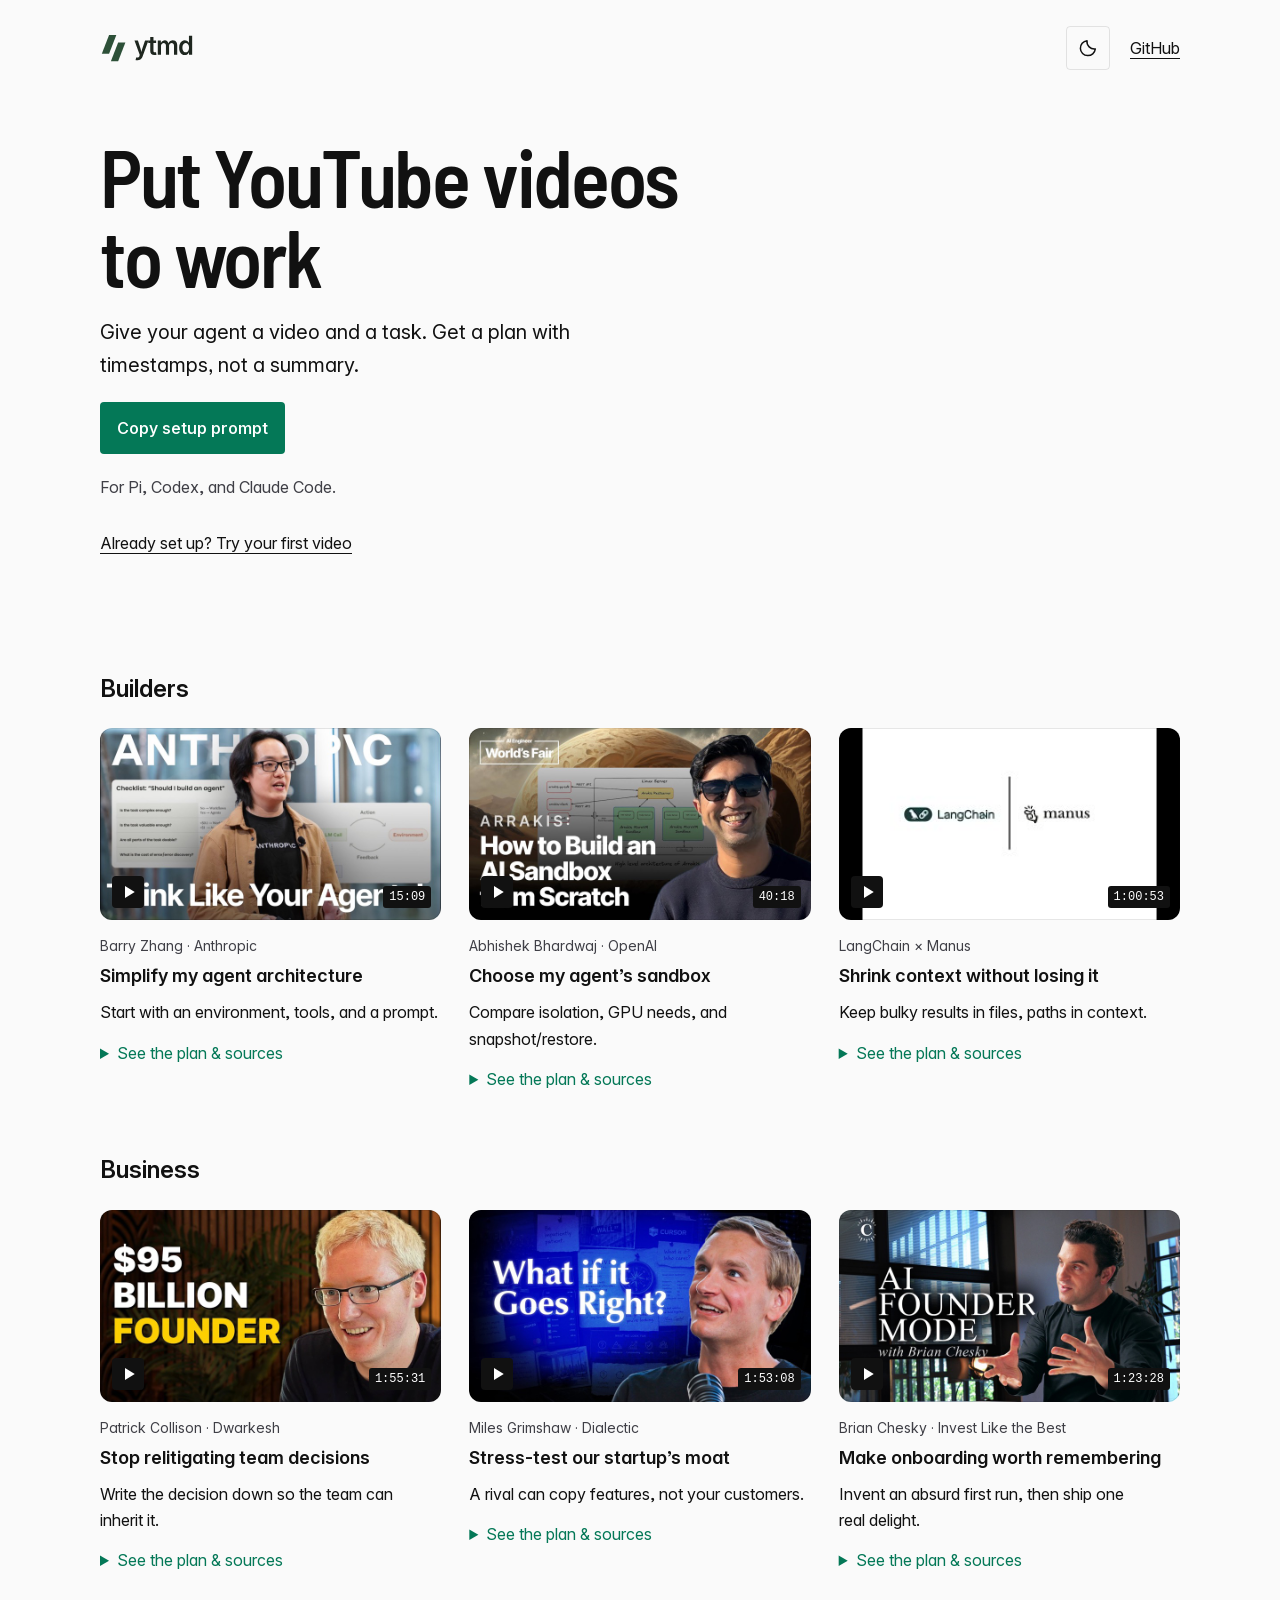
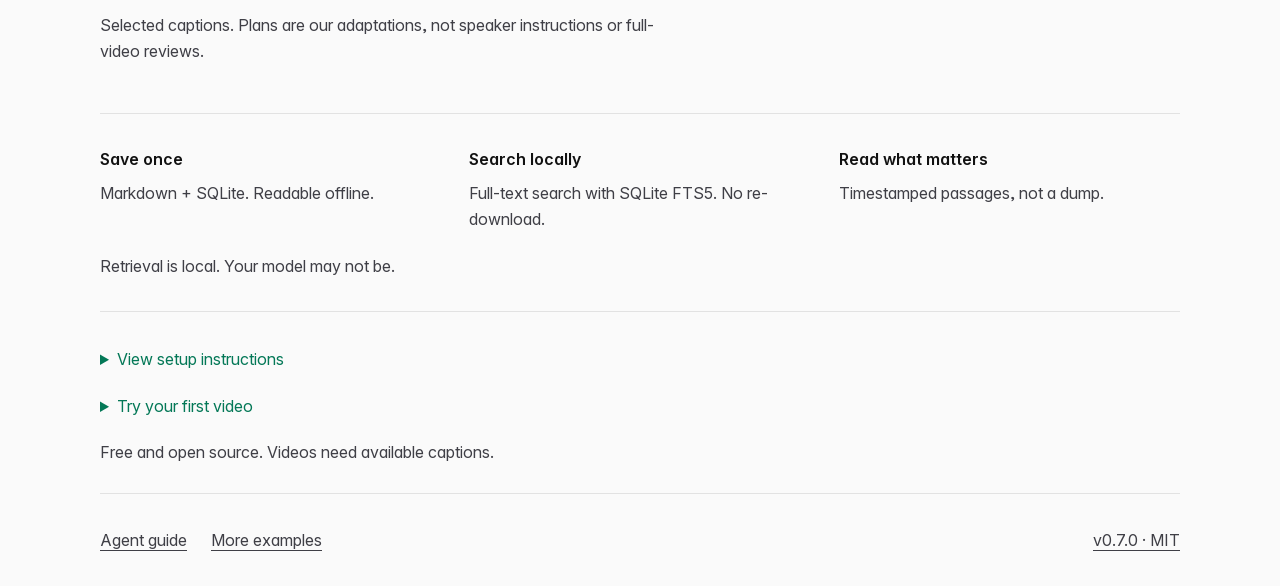
<file: site/index.html>
<!doctype html>
<html lang="en">
<head>
  <meta charset="utf-8">
  <meta name="viewport" content="width=device-width, initial-scale=1">
  <meta name="theme-color" content="#fafafa">
  <meta name="color-scheme" content="light dark">
  <script src="./theme.js?v=0.5.0-clarity1"></script>
  <title>ytmd — Put YouTube videos to work</title>
  <meta name="description" content="Give your agent a YouTube video and a task. Get practical next steps, with timestamps you can check. For Pi, Codex, and Claude Code.">
  <link rel="canonical" href="https://gvkhosla.github.io/ytmd/">
  <link rel="alternate" type="text/plain" title="Agent instructions" href="./llms.txt">
  <link rel="sitemap" type="application/xml" href="./sitemap.xml">
  <meta property="og:type" content="website">
  <meta property="og:title" content="ytmd — Put YouTube videos to work">
  <meta property="og:description" content="A video and a task. Practical next steps, with timestamps. For your existing Pi, Codex, or Claude Code agent.">
  <meta property="og:url" content="https://gvkhosla.github.io/ytmd/">
  <meta property="og:image" content="https://gvkhosla.github.io/ytmd/assets/social.png?v=0.5.0-clarity1">
  <meta property="og:image:width" content="1200">
  <meta property="og:image:height" content="630">
  <meta property="og:image:alt" content="Put YouTube videos to work. Six real video thumbnails. Local Markdown and SQLite, with evidence for your agent.">
  <meta name="twitter:card" content="summary_large_image">
  <meta name="twitter:title" content="ytmd — Put YouTube videos to work">
  <meta name="twitter:description" content="Give your agent a video and a task. Get practical next steps with timestamps you can check.">
  <meta name="twitter:image" content="https://gvkhosla.github.io/ytmd/assets/social.png?v=0.5.0-clarity1">
  <link rel="icon" type="image/svg+xml" href="./assets/favicon.svg">
  <link rel="preload" href="./assets/BarlowSemiCondensed-SemiBold.ttf" as="font" type="font/ttf" crossorigin>
  <link rel="preload" href="./assets/InterVariable.woff2" as="font" type="font/woff2" crossorigin>
  <link rel="stylesheet" href="./style.css?v=0.7.0-first-use1">
  <script src="./app.js?v=0.7.0-first-use1" defer></script>
  <script type="application/ld+json">{"@context":"https://schema.org","@type":"SoftwareApplication","name":"ytmd","url":"https://gvkhosla.github.io/ytmd/","description":"Local captions, chapter reads, and timestamped evidence for understanding and applying YouTube videos with an existing agent.","applicationCategory":"DeveloperApplication","operatingSystem":"macOS, Linux","softwareVersion":"0.7.0","license":"https://github.com/gvkhosla/ytmd/blob/v0.7.0/LICENSE","offers":{"@type":"Offer","price":"0","priceCurrency":"USD"}}</script>
</head>
<body>
  <a class="skip-link" href="#main">Skip to content</a>
  <header class="site-header page-width">
    <a class="brand" href="./" aria-label="Homepage"><img class="brand-light" src="./assets/wordmark.svg" width="94" height="29" alt="ytmd"><img class="brand-dark" src="./assets/wordmark-dark.svg" width="94" height="29" alt=""></a>
    <nav class="header-actions" aria-label="Site">
      <button class="theme-toggle" id="theme-toggle" type="button" aria-label="Switch to dark mode" hidden>
        <svg viewBox="0 0 24 24" width="20" height="20" fill="none" stroke="currentColor" stroke-width="1.8" stroke-linecap="round" stroke-linejoin="round" aria-hidden="true">
          <path class="theme-moon" d="M20.8 13.2A9 9 0 0 1 10.8 3.2a9 9 0 1 0 10 10Z"/>
          <g class="theme-sun"><circle cx="12" cy="12" r="4"/><path d="M12 2v2m0 16v2M2 12h2m16 0h2M4.9 4.9l1.4 1.4m11.4 11.4 1.4 1.4M4.9 19.1l1.4-1.4M17.7 6.3l1.4-1.4"/></g>
        </svg>
      </button>
      <a href="https://github.com/gvkhosla/ytmd">GitHub</a>
    </nav>
  </header>
  <main id="main" class="page-width">
    <section class="intro" aria-labelledby="hero-title">
      <h1 id="hero-title">Put YouTube videos<br>to work</h1>
      <div class="pitch">
        <p>Give your agent a video and a task. Get a plan with timestamps, not a summary.</p>
        <button class="button" type="button" data-copy="agent-prompt" hidden>Copy setup prompt</button>
        <p class="compatibility">For Pi, Codex, and Claude Code.</p>
        <a href="#first-use">Already set up? Try your first video</a>
        <noscript><a href="#install">Set up ytmd</a></noscript>
      </div>
    </section>

    <!-- BEGIN VIDEO EXAMPLES -->
    <section id="use" aria-label="Real video examples">
      <section class="video-group" aria-labelledby="technical-title">
        <h2 id="technical-title">Builders</h2>
        <div class="video-grid">
          <article class="video" aria-labelledby="task-D7_ipDqhtwk">
            <a class="thumbnail" href="https://www.youtube.com/watch?v=D7_ipDqhtwk" aria-label="Watch How We Build Effective Agents: Barry Zhang, Anthropic on YouTube">
              <img src="./assets/videos/D7_ipDqhtwk.jpg" width="320" height="180" loading="lazy" decoding="async" alt="">
              <svg class="play" viewBox="0 0 32 32" width="32" height="32" aria-hidden="true"><path d="M12 8l13 8-13 8z"/></svg>
              <span class="duration" aria-hidden="true">15:09</span>
            </a>
            <p class="byline">Barry Zhang · Anthropic</p>
            <h3 id="task-D7_ipDqhtwk">Simplify my agent architecture</h3>
            <p class="result">Start with an environment, tools, and a prompt.</p>
            <details class="plan" id="plan-D7_ipDqhtwk">
              <summary>See the plan &amp; sources</summary>
              <p class="plan-label">Suggested next steps</p>
              <ol>
                <li>Define the environment, available tools, goals, and stopping conditions.</li>
                <li>Start with one model–tool loop. Inspect the feedback each tool returns.</li>
                <li>Test representative tasks before adding routing, memory, or parallel agents.</li>
              </ol>
              <div class="evidence" id="evidence-D7_ipDqhtwk" tabindex="-1">
                <p class="source-title"><a href="https://www.youtube.com/watch?v=D7_ipDqhtwk">How We Build Effective Agents: Barry Zhang, Anthropic</a></p>
                <blockquote><p><q>They&#x27;re models using tools in a loop.</q> <a class="citation" href="https://www.youtube.com/watch?v=D7_ipDqhtwk&amp;t=346s" aria-label="Watch source at 5:46">5:46</a></p></blockquote>
                <blockquote><p><q>any complexity up front is really going to kill iteration speed.</q> <a class="citation" href="https://www.youtube.com/watch?v=D7_ipDqhtwk&amp;t=378s" aria-label="Watch source at 6:18">6:18</a></p></blockquote>
                <p class="coverage">Selected search passages about simplicity, tools, and agent loops; not the full talk. Automatic captions; may contain errors.</p>
              </div>
            </details>
          </article>
          <article class="video" aria-labelledby="task-wsFd22SL1s8">
            <a class="thumbnail" href="https://www.youtube.com/watch?v=wsFd22SL1s8" aria-label="Watch Arrakis: How To Build An AI Sandbox From Scratch - Abhishek Bhardwaj, OpenAI on YouTube">
              <img src="./assets/videos/wsFd22SL1s8.jpg" width="320" height="180" loading="lazy" decoding="async" alt="">
              <svg class="play" viewBox="0 0 32 32" width="32" height="32" aria-hidden="true"><path d="M12 8l13 8-13 8z"/></svg>
              <span class="duration" aria-hidden="true">40:18</span>
            </a>
            <p class="byline">Abhishek Bhardwaj · OpenAI</p>
            <h3 id="task-wsFd22SL1s8">Choose my agent’s sandbox</h3>
            <p class="result">Compare isolation, GPU needs, and snapshot/restore.</p>
            <details class="plan" id="plan-wsFd22SL1s8">
              <summary>See the plan &amp; sources</summary>
              <p class="plan-label">Suggested next steps</p>
              <ol>
                <li>Define what untrusted code must not access: host data, credentials, and network destinations.</li>
                <li>Compare isolation boundaries, GPU support, and I/O costs for your workload.</li>
                <li>Prototype snapshot, execute, and restore. Verify state recovery and cleanup with a failing task.</li>
              </ol>
              <div class="evidence" id="evidence-wsFd22SL1s8" tabindex="-1">
                <p class="source-title"><a href="https://www.youtube.com/watch?v=wsFd22SL1s8">Arrakis: How To Build An AI Sandbox From Scratch - Abhishek Bhardwaj, OpenAI</a></p>
                <blockquote><p><q>each VM has its own guest user space and guest kernel.</q> <a class="citation" href="https://www.youtube.com/watch?v=wsFd22SL1s8&amp;t=874s" aria-label="Watch source at 14:34">14:34</a></p></blockquote>
                <blockquote><p><q>you do get GPU access more easily in G Visor and containers versus like microVMs</q> <a class="citation" href="https://www.youtube.com/watch?v=wsFd22SL1s8&amp;t=1402s" aria-label="Watch source at 23:22">23:22</a></p></blockquote>
                <p class="coverage">Selected passages on isolation, security trade-offs, and snapshot/restore. The search bundle was budget-limited; not a full architecture review. Automatic captions; may contain errors.</p>
              </div>
            </details>
          </article>
          <article class="video" aria-labelledby="task-6_BcCthVvb8">
            <a class="thumbnail" href="https://www.youtube.com/watch?v=6_BcCthVvb8" aria-label="Watch Context Engineering for AI Agents with LangChain and Manus on YouTube">
              <img src="./assets/videos/6_BcCthVvb8.jpg" width="320" height="180" loading="lazy" decoding="async" alt="">
              <svg class="play" viewBox="0 0 32 32" width="32" height="32" aria-hidden="true"><path d="M12 8l13 8-13 8z"/></svg>
              <span class="duration" aria-hidden="true">1:00:53</span>
            </a>
            <p class="byline">LangChain × Manus</p>
            <h3 id="task-6_BcCthVvb8">Shrink context without losing it</h3>
            <p class="result">Keep bulky results in files, paths in context.</p>
            <details class="plan" id="plan-6_BcCthVvb8">
              <summary>See the plan &amp; sources</summary>
              <p class="plan-label">Suggested next steps</p>
              <ol>
                <li>Persist bulky results; keep paths so the agent can retrieve the originals.</li>
                <li>Compact older calls first. Retain recent complete tool examples.</li>
                <li>Evaluate task success and missing-field errors before turning to lossy summaries.</li>
              </ol>
              <div class="evidence" id="evidence-6_BcCthVvb8" tabindex="-1">
                <p class="source-title"><a href="https://www.youtube.com/watch?v=6_BcCthVvb8">Context Engineering for AI Agents with LangChain and Manus</a></p>
                <blockquote><p><q>drop the super long content field and just keep the path.</q> <a class="citation" href="https://www.youtube.com/watch?v=6_BcCthVvb8&amp;t=954s" aria-label="Watch source at 15:54">15:54</a></p></blockquote>
                <blockquote><p><q>we still like keep the last few tool calls and tool results in full detail</q> <a class="citation" href="https://www.youtube.com/watch?v=6_BcCthVvb8&amp;t=1127s" aria-label="Watch source at 18:47">18:47</a></p></blockquote>
                <p class="coverage">Chapter 4, Context reduction in Manus, read completely. Adjacent overlapping caption cues included; not the full conversation. Automatic captions; may contain errors.</p>
              </div>
            </details>
          </article>
        </div>
      </section>
      <section class="video-group" aria-labelledby="business-title">
        <h2 id="business-title">Business</h2>
        <div class="video-grid">
          <article class="video" aria-labelledby="task-WU-lBOAS1VQ">
            <a class="thumbnail" href="https://www.youtube.com/watch?v=WU-lBOAS1VQ" aria-label="Watch Patrick Collison — Why Silicon Valley&#x27;s most talented should leave on YouTube">
              <img src="./assets/videos/WU-lBOAS1VQ.jpg" width="320" height="180" loading="lazy" decoding="async" alt="">
              <svg class="play" viewBox="0 0 32 32" width="32" height="32" aria-hidden="true"><path d="M12 8l13 8-13 8z"/></svg>
              <span class="duration" aria-hidden="true">1:55:31</span>
            </a>
            <p class="byline">Patrick Collison · Dwarkesh</p>
            <h3 id="task-WU-lBOAS1VQ">Stop relitigating team decisions</h3>
            <p class="result">Write the decision down so the team can inherit it.</p>
            <details class="plan" id="plan-WU-lBOAS1VQ">
              <summary>See the plan &amp; sources</summary>
              <p class="plan-label">Suggested next steps</p>
              <ol>
                <li>Pick a recurring decision your team keeps reopening.</li>
                <li>Write a one-page note: options, rationale, owner, and a revisit trigger.</li>
                <li>Ask someone outside the meeting to explain the decision using only that note.</li>
              </ol>
              <div class="evidence" id="evidence-WU-lBOAS1VQ" tabindex="-1">
                <p class="source-title"><a href="https://www.youtube.com/watch?v=WU-lBOAS1VQ">Patrick Collison — Why Silicon Valley&#x27;s most talented should leave</a></p>
                <blockquote><p><q>I and lots of people write things in order to organize one&#x27;s own thoughts.</q> <a class="citation" href="https://www.youtube.com/watch?v=WU-lBOAS1VQ&amp;t=5368s" aria-label="Watch source at 1:29:28">1:29:28</a></p></blockquote>
                <p class="coverage">The requested 1:29:02–1:34:02 window on Stripe’s writing culture and internal LLM tools, including overlapping caption cues. Not the full interview. Creator-provided captions; may contain errors.</p>
              </div>
            </details>
          </article>
          <article class="video" aria-labelledby="task-MZ14rrkHVbg">
            <a class="thumbnail" href="https://www.youtube.com/watch?v=MZ14rrkHVbg" aria-label="Watch Thrive Capital’s Miles Grimshaw: Why Software Moats Just Disappeared on YouTube">
              <img src="./assets/videos/MZ14rrkHVbg.jpg" width="320" height="180" loading="lazy" decoding="async" alt="">
              <svg class="play" viewBox="0 0 32 32" width="32" height="32" aria-hidden="true"><path d="M12 8l13 8-13 8z"/></svg>
              <span class="duration" aria-hidden="true">1:53:08</span>
            </a>
            <p class="byline">Miles Grimshaw · Dialectic</p>
            <h3 id="task-MZ14rrkHVbg">Stress-test our startup’s moat</h3>
            <p class="result">A rival can copy features, not your customers.</p>
            <details class="plan" id="plan-MZ14rrkHVbg">
              <summary>See the plan &amp; sources</summary>
              <p class="plan-label">Suggested next steps</p>
              <ol>
                <li>List the features a well-funded rival could recreate with today’s tools.</li>
                <li>Identify customers and ecosystem relationships that a replica would still have to win.</li>
                <li>Try one customer-specific feature; check whether customers value it enough to stay.</li>
              </ol>
              <div class="evidence" id="evidence-MZ14rrkHVbg" tabindex="-1">
                <p class="source-title"><a href="https://www.youtube.com/watch?v=MZ14rrkHVbg">Thrive Capital’s Miles Grimshaw: Why Software Moats Just Disappeared</a></p>
                <blockquote><p><q>Might not have any residents yet, but you can build that city.</q> <a class="citation" href="https://www.youtube.com/watch?v=MZ14rrkHVbg&amp;t=3444s" aria-label="Watch source at 57:24">57:24</a></p></blockquote>
                <blockquote><p><q>companies now should say yes to like one customer&#x27;s needed feature.</q> <a class="citation" href="https://www.youtube.com/watch?v=MZ14rrkHVbg&amp;t=3714s" aria-label="Watch source at 1:01:54">1:01:54</a></p></blockquote>
                <p class="coverage">The requested 54:25–1:03:30 window on software moats and bespoke features, including overlapping caption cues. An investor’s thesis, not a verified forecast or full interview review. Creator-provided captions; may contain errors.</p>
              </div>
            </details>
          </article>
          <article class="video" aria-labelledby="task-eURcW5_uS60">
            <a class="thumbnail" href="https://www.youtube.com/watch?v=eURcW5_uS60" aria-label="Watch How Brian Chesky Is Redesigning Airbnb for the AI Era on YouTube">
              <img src="./assets/videos/eURcW5_uS60.jpg" width="320" height="180" loading="lazy" decoding="async" alt="">
              <svg class="play" viewBox="0 0 32 32" width="32" height="32" aria-hidden="true"><path d="M12 8l13 8-13 8z"/></svg>
              <span class="duration" aria-hidden="true">1:23:28</span>
            </a>
            <p class="byline">Brian Chesky · Invest Like the Best</p>
            <h3 id="task-eURcW5_uS60">Make onboarding worth remembering</h3>
            <p class="result">Invent an absurd first run, then ship one real delight.</p>
            <details class="plan" id="plan-eURcW5_uS60">
              <summary>See the plan &amp; sources</summary>
              <p class="plan-label">Suggested next steps</p>
              <ol>
                <li>Pick one moment: a customer’s first successful use.</li>
                <li>Sketch a five-star, seven-star, and absurd eleven-star version.</li>
                <li>Work backwards to one affordable delight. Test it with a customer before scaling.</li>
              </ol>
              <div class="evidence" id="evidence-eURcW5_uS60" tabindex="-1">
                <p class="source-title"><a href="https://www.youtube.com/watch?v=eURcW5_uS60">How Brian Chesky Is Redesigning Airbnb for the AI Era</a></p>
                <blockquote><p><q>you keep pushing to go so absurd to 10 stars that suddenly six or seven stars doesn&#x27;t seem crazy at all.</q> <a class="citation" href="https://www.youtube.com/watch?v=eURcW5_uS60&amp;t=2356s" aria-label="Watch source at 39:16">39:16</a></p></blockquote>
                <p class="coverage">Chapter 7, The 11-Star Experience, read completely. Adjacent overlapping caption cues included; not the full interview or a guarantee of product-market fit. Automatic captions; may contain errors.</p>
              </div>
            </details>
          </article>
        </div>
      </section>
      <p class="example-note">Selected captions. Plans are our adaptations, not speaker instructions or full-video reviews.</p>
    </section>
    <!-- END VIDEO EXAMPLES -->

    <section class="how-it-works" aria-label="Why local retrieval works better">
      <dl class="pipeline">
        <div><dt>Save once</dt><dd>Markdown + SQLite. Readable offline.</dd></div>
        <div><dt>Search locally</dt><dd>Full-text search with SQLite FTS5. No re-download.</dd></div>
        <div><dt>Read what matters</dt><dd>Timestamped passages, not a dump.</dd></div>
      </dl>
      <p class="local-note">Retrieval is local. Your model may not be.</p>
    </section>

    <section class="setup" aria-label="Set up ytmd">
      <details id="install">
        <summary>View setup instructions</summary>
        <p id="agent-prompt">Install ytmd using https://gvkhosla.github.io/ytmd/llms.txt. Read the instructions and installer first. Check dependencies, ask before making system changes, and install the CLI and skill for my agent. Verify with ytmd doctor.</p>
        <p>Then restart your agent and give it a video URL and a task.</p>
        <a href="https://github.com/gvkhosla/ytmd#install">Prefer the terminal?</a>
      </details>
      <details id="first-use">
        <summary>Try your first video</summary>
        <p>After setup, restart your agent. Paste this request, or replace the video and task with your own:</p>
        <p id="first-prompt">Help me simplify my agent architecture using this video: https://www.youtube.com/watch?v=D7_ipDqhtwk. Use ytmd to read relevant evidence. Explain the trade-offs and suggest one change to test. Cite timestamps, separate speaker claims from your adaptations, and say what you actually read.</p>
        <p>Look for a proposed change, checkable timestamps, and an explanation of what was read—not a claim to have reviewed the whole talk.</p>
      </details>
      <p class="requirements">Free and open source. Videos need available captions.</p>
    </section>
  </main>
  <footer class="site-footer page-width"><nav aria-label="Documentation"><a href="./llms.txt">Agent guide</a><a href="https://github.com/gvkhosla/ytmd/blob/main/examples/README.md">More examples</a></nav><a href="https://github.com/gvkhosla/ytmd/releases/tag/v0.7.0">v0.7.0 · MIT</a></footer>
  <noscript><p class="page-width no-script">Open “View setup instructions” to copy the prompt manually.</p></noscript>
  <p id="copy-status" class="copy-status" role="status" aria-live="polite"></p>
</body>
</html>
</file>
<file: site/style.css>
@font-face { font-family: 'Barlow Semi Condensed'; font-style: normal; font-weight: 600; font-display: swap; src: url('./assets/BarlowSemiCondensed-SemiBold.ttf') format('truetype'); }
@font-face { font-family: InterVariable; font-style: normal; font-weight: 100 900; font-display: swap; src: url('./assets/InterVariable.woff2') format('woff2'); }
:root {
  color-scheme: light dark;
  --paper: #fafafa;
  --ink: #111111;
  --muted: #3f3f46;
  --green: #047857;
  --green-hover: #065f46;
  --line: rgb(17 17 17 / 10%);
  --selected: #d1fae5;
  --on-green: #ffffff;
  --overlay: #111111;
  --on-overlay: #ffffff;
  --radius: 12px;
}
:root[data-theme="light"] { color-scheme: light; }
:root[data-theme="dark"] {
  color-scheme: dark;
  --paper: #0a0a0a;
  --ink: #fafafa;
  --muted: #a1a1aa;
  --green: #34d399;
  --green-hover: #6ee7b7;
  --line: rgb(250 250 250 / 12%);
  --selected: #064e3b;
  --on-green: #052e16;
}
@media (prefers-color-scheme: dark) {
  :root:not([data-theme="light"]) {
    color-scheme: dark;
    --paper: #0a0a0a;
    --ink: #fafafa;
    --muted: #a1a1aa;
    --green: #34d399;
    --green-hover: #6ee7b7;
    --line: rgb(250 250 250 / 12%);
    --selected: #064e3b;
    --on-green: #052e16;
  }
}
* { box-sizing: border-box; scrollbar-color: var(--muted) var(--paper); scrollbar-width: thin; }
html { scroll-behavior: smooth; scroll-padding-top: 24px; -webkit-font-smoothing: antialiased; }
body { margin: 0; background: var(--paper); color: var(--ink); font: 16px/1.65 InterVariable, system-ui, sans-serif; font-feature-settings: "cv02", "cv03", "cv04", "cv11", "ss01", "ss03"; caret-color: var(--ink); }
::selection { background: var(--selected); color: var(--ink); }
[hidden] { display: none !important; }
:focus-visible { outline: 3px solid var(--green); outline-offset: 4px; }
a { color: inherit; text-underline-offset: 4px; }
a:hover { color: var(--green); }
button { font: inherit; cursor: pointer; }
button:disabled { opacity: .65; cursor: wait; }
p, h1, h2, h3, ol, dl, dd, blockquote { margin: 0; }
p { text-wrap: pretty; }
h1, h2, h3 { text-wrap: balance; font-weight: 600; }
h1 { font-family: 'Barlow Semi Condensed', sans-serif; font-size: clamp(3.25rem, 7vw, 5rem); line-height: 1; letter-spacing: -.03em; }
h2 { font-size: 1.5rem; }
h3 { font-size: 1.125rem; }
.page-width { width: min(100% - 48px, 1080px); margin-inline: auto; }
.skip-link:not(:focus) { position: absolute; width: 1px; height: 1px; overflow: hidden; clip-path: inset(50%); }
.skip-link:focus { position: fixed; top: 12px; left: 12px; z-index: 20; padding: 12px; background: var(--paper); }
.site-header { display: flex; align-items: center; justify-content: space-between; min-height: 96px; font-size: 1rem; }
.brand { display: inline-flex; align-items: center; }
.brand img { width: 94px; height: auto; }
.brand-dark { display: none; }
[data-theme="dark"] .brand-light, :root:not([data-theme]) .brand-dark { display: none; }
[data-theme="dark"] .brand-dark { display: inline; }
@media (prefers-color-scheme: dark) {
  :root:not([data-theme="light"]) .brand-light { display: none; }
  :root:not([data-theme="light"]) .brand-dark { display: inline; }
}
.header-actions { display: flex; align-items: center; gap: 20px; }
.header-actions > a { display: inline-flex; align-items: center; min-height: 44px; }
.theme-toggle { display: inline-flex; align-items: center; justify-content: center; width: 44px; height: 44px; border: 1px solid var(--line); border-radius: 4px; color: var(--ink); background: transparent; }
.theme-toggle:hover { background: var(--selected); }
.theme-toggle svg { flex-shrink: 0; }
.theme-sun { display: none; }
[data-theme="dark"] .theme-moon { display: none; }
[data-theme="dark"] .theme-sun { display: inline; }
.intro { display: flex; flex-direction: column; align-items: flex-start; gap: 20px; padding-block: 40px 56px; }
.pitch { display: flex; flex-direction: column; align-items: flex-start; gap: 20px; }
.pitch > p:first-child { font-size: 1.25rem; max-width: 40ch; }
.button { display: inline-flex; align-items: center; justify-content: center; min-height: 48px; padding: 12px 16px; border: 1px solid transparent; border-radius: 4px; background: var(--green); color: var(--on-green); font-size: 1rem; font-weight: 550; }
.button:hover { background: var(--green-hover); }
.button:focus-visible { outline-color: var(--green); }
.compatibility { color: var(--muted); font-size: 1rem; }
.pitch > a { display: inline-flex; align-items: center; min-height: 44px; }
.video-group { margin-top: 48px; }
.video-group > h2 { margin-bottom: 20px; }
.video-grid { display: grid; grid-template-columns: repeat(3, minmax(0, 1fr)); gap: 28px; align-items: start; }
.video { min-width: 0; display: flex; flex-direction: column; }
.thumbnail { position: relative; display: block; overflow: hidden; border-radius: min(1vw, var(--radius)); background: var(--line); aspect-ratio: 16 / 9; outline: 1px solid rgb(17 17 17 / 10%); outline-offset: -1px; }
[data-theme="dark"] .thumbnail { outline-color: rgb(250 250 250 / 10%); }
@media (prefers-color-scheme: dark) {
  :root:not([data-theme="light"]) .thumbnail { outline-color: rgb(250 250 250 / 10%); }
}
.thumbnail img { display: block; width: 100%; height: 100%; object-fit: cover; }
.thumbnail:hover { outline: 2px solid var(--green); outline-offset: 3px; }
.play { position: absolute; left: 12px; bottom: 12px; width: 32px; height: 32px; padding: 4px; fill: var(--on-overlay); border-radius: 4px; background: var(--overlay); flex-shrink: 0; }
.duration { position: absolute; right: 10px; bottom: 12px; background: var(--overlay); color: var(--on-overlay); padding: 2px 6px; border-radius: 3px; font: 500 .75rem/1.5 'SFMono-Regular', Consolas, monospace; font-variant-numeric: tabular-nums; }
.byline { font-size: .875rem; color: var(--muted); margin-top: 14px; }
.video h3 { margin-top: 4px; }
.result { font-size: 1rem; margin-top: 8px; max-width: 56ch; }
summary { cursor: pointer; min-height: 44px; padding-block: 10px; font-size: 1rem; color: var(--green); }
summary:hover { color: var(--green-hover); text-decoration: underline; text-underline-offset: 4px; }
.plan { margin-top: 4px; }
.plan-label { font-size: 1rem; font-weight: 600; margin-block: 8px; }
.plan ol { padding-left: 20px; font-size: 1rem; }
.plan li + li { margin-top: 10px; }
.plan li::marker { color: var(--green); }
.evidence { border-top: 1px solid var(--line); padding-top: 16px; margin-top: 20px; overflow-wrap: anywhere; scroll-margin-top: 24px; }
.evidence:focus { outline: 2px solid var(--green); outline-offset: 5px; }
.evidence:target { background: var(--selected); }
.source-title { font-size: 1rem; font-weight: 550; }
blockquote { font-size: 1rem; margin-top: 14px; color: var(--muted); }
.citation { display: inline-flex; align-items: center; min-height: 32px; padding-inline: 6px; margin-inline: 2px; border-radius: 3px; font: 500 .8125rem/1.5 'SFMono-Regular', Consolas, monospace; font-variant-numeric: tabular-nums; background: var(--selected); color: var(--green); }
.citation:hover { background: var(--green); color: var(--on-green); }
.coverage { margin-top: 12px; font-size: .875rem; color: var(--muted); }
.example-note { margin-top: 28px; font-size: 1rem; color: var(--muted); max-width: 56ch; }
.how-it-works { margin-top: 48px; padding-block: 32px; border-block: 1px solid var(--line); }
.pipeline { display: grid; grid-template-columns: repeat(3, minmax(0, 1fr)); gap: 28px; }
.pipeline div { min-width: 0; }
.pipeline dt { font-size: 1rem; font-weight: 600; }
.pipeline dd { margin-top: 8px; color: var(--muted); font-size: 1rem; max-width: 36ch; }
.local-note { margin-top: 20px; font-size: 1rem; color: var(--muted); }
.setup { margin-top: 12px; padding-top: 12px; }
.setup details > p { margin-block: 12px; font-size: 1rem; max-width: 65ch; }
#agent-prompt, #first-prompt { padding: 20px; background: var(--selected); border-radius: 4px; overflow-wrap: anywhere; }
#install > a { display: inline-flex; align-items: center; min-height: 44px; font-size: 1rem; }
.requirements { margin-top: 10px; color: var(--muted); font-size: 1rem; }
.site-footer { display: flex; align-items: center; justify-content: space-between; gap: 24px; padding-block: 24px; margin-top: 28px; border-top: 1px solid var(--line); color: var(--muted); font-size: 1rem; font-weight: 400; }
.site-footer nav { display: flex; gap: 24px; }
.site-footer a { display: inline-flex; align-items: center; min-height: 44px; }
.no-script { padding-bottom: 24px; color: var(--muted); font-size: 1rem; }
.copy-status { position: fixed; bottom: 24px; left: 50%; transform: translateX(-50%); z-index: 20; width: max-content; max-width: calc(100% - 32px); padding: 14px 20px; background: var(--ink); color: var(--paper); border-radius: 4px; font-size: 1rem; box-shadow: 0 8px 24px rgb(0 0 0 / 15%); }
.copy-status:empty { display: none; }
[data-theme="dark"] .copy-status { box-shadow: none; }
@media (prefers-color-scheme: dark) {
  :root:not([data-theme="light"]) .copy-status { box-shadow: none; }
}
@media (max-width: 900px) {
  .video-grid, .pipeline { grid-template-columns: repeat(2, minmax(0, 1fr)); }
  .pipeline { row-gap: 24px; }
}
@media (max-width: 600px) {
  .page-width { width: calc(100% - 40px); }
  .site-header { min-height: 76px; }
  .intro { padding-block: 20px 36px; }
  .pitch > p:first-child { font-size: 1.125rem; }
  .button { width: 100%; }
  .video-group { margin-top: 36px; }
  .video-grid, .pipeline { grid-template-columns: 1fr; gap: 28px; }
  h3 { font-size: 1.25rem; }
  .site-footer { gap: 12px; flex-wrap: wrap; }
  .site-footer nav { gap: 20px; }
  .site-footer a { min-height: 48px; }
}
@media (prefers-reduced-motion: reduce) { html { scroll-behavior: auto; } }
</file>
